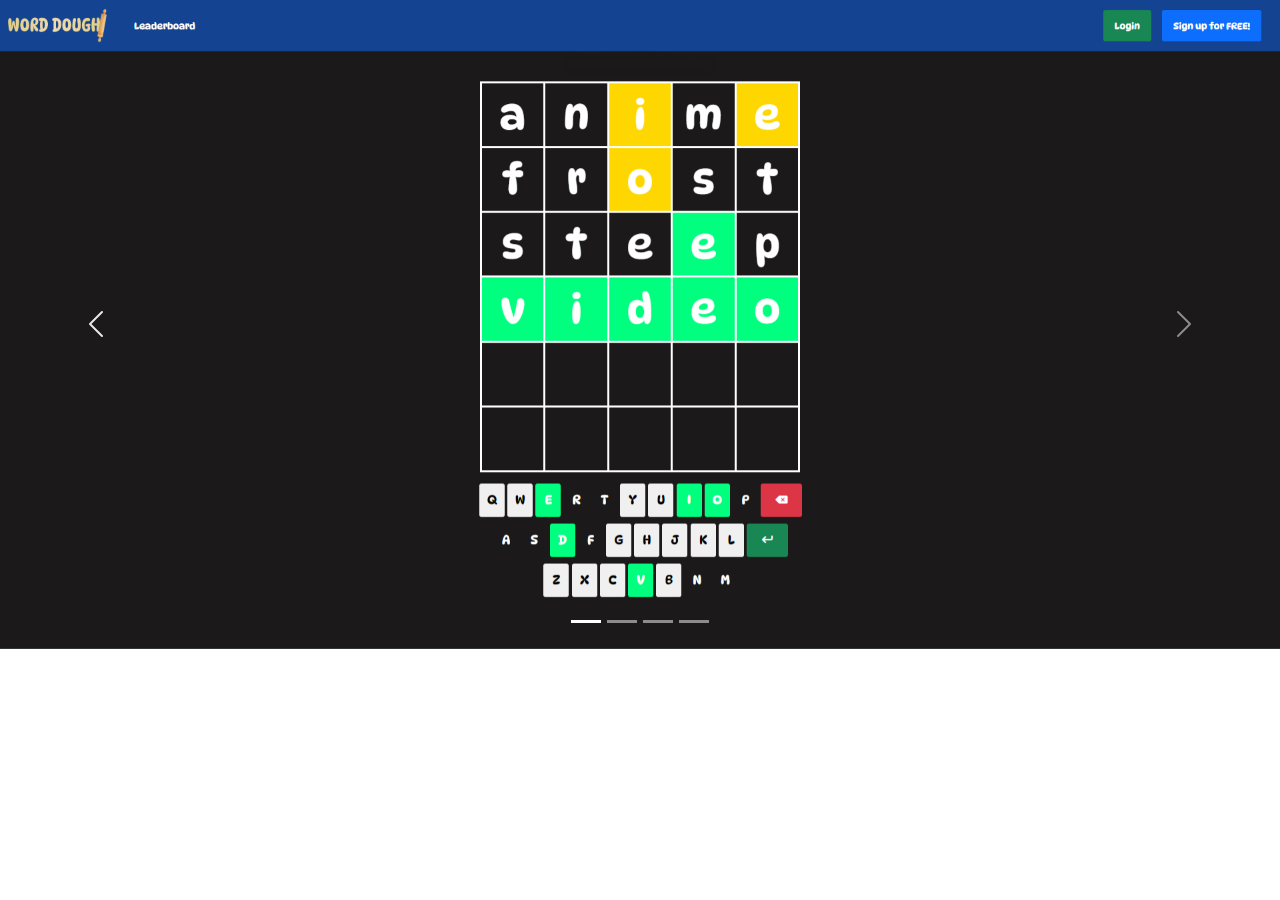
<file: new-carousel.html>
<!DOCTYPE html>
<html lang="en">
<head>
  <title>Bootstrap Example</title>
  <meta charset="utf-8">
  <meta name="viewport" content="width=device-width, initial-scale=1">
  <link href="https://cdn.jsdelivr.net/npm/bootstrap@5.3.2/dist/css/bootstrap.min.css" rel="stylesheet">
  <script src="https://cdn.jsdelivr.net/npm/bootstrap@5.3.2/dist/js/bootstrap.bundle.min.js"></script>
  <style>
    .carousel-inner {
      overflow: hidden;
    }

    .carousel-inner .carousel-item {
      transition: transform 0.6s ease-in-out;
    }
  </style>
</head>
<body>

<!-- Carousel -->
<div id="demo" class="carousel slide" data-bs-ride="carousel">

  <!-- Indicators/dots -->
  <div class="carousel-indicators">
    <button type="button" data-bs-target="#demo" data-bs-slide-to="0" class="active"></button>
    <button type="button" data-bs-target="#demo" data-bs-slide-to="1"></button>
    <button type="button" data-bs-target="#demo" data-bs-slide-to="2"></button>
    <button type="button" data-bs-target="#demo" data-bs-slide-to="3"></button>
  </div>
  
  <!-- The slideshow/carousel -->
  <div class="carousel-inner">
    <div class="carousel-item active">
      <img src="/images/Word-Dough.png" alt="" class="d-block" style="width:100%">
    </div>
    <div class="carousel-item">
      <img src="/images/Leaderboard.png" alt="" class="d-block" style="width:100%">
    </div>
    <div class="carousel-item">
      <img src="/images/Login.png" alt="" class="d-block" style="width:100%">
    </div>
    <div class="carousel-item">
      <img src="/images/Register.png" alt="" class="d-block" style="width:100%">
    </div>
  </div>
  
  <!-- Left and right controls/icons -->
  <button class="carousel-control-prev" type="button" data-bs-target="#demo" data-bs-slide="prev">
    <span class="carousel-control-prev-icon"></span>
  </button>
  <button class="carousel-control-next" type="button" data-bs-target="#demo" data-bs-slide="next">
    <span class="carousel-control-next-icon"></span>
  </button>
</div>

</body>
</html>
</file>
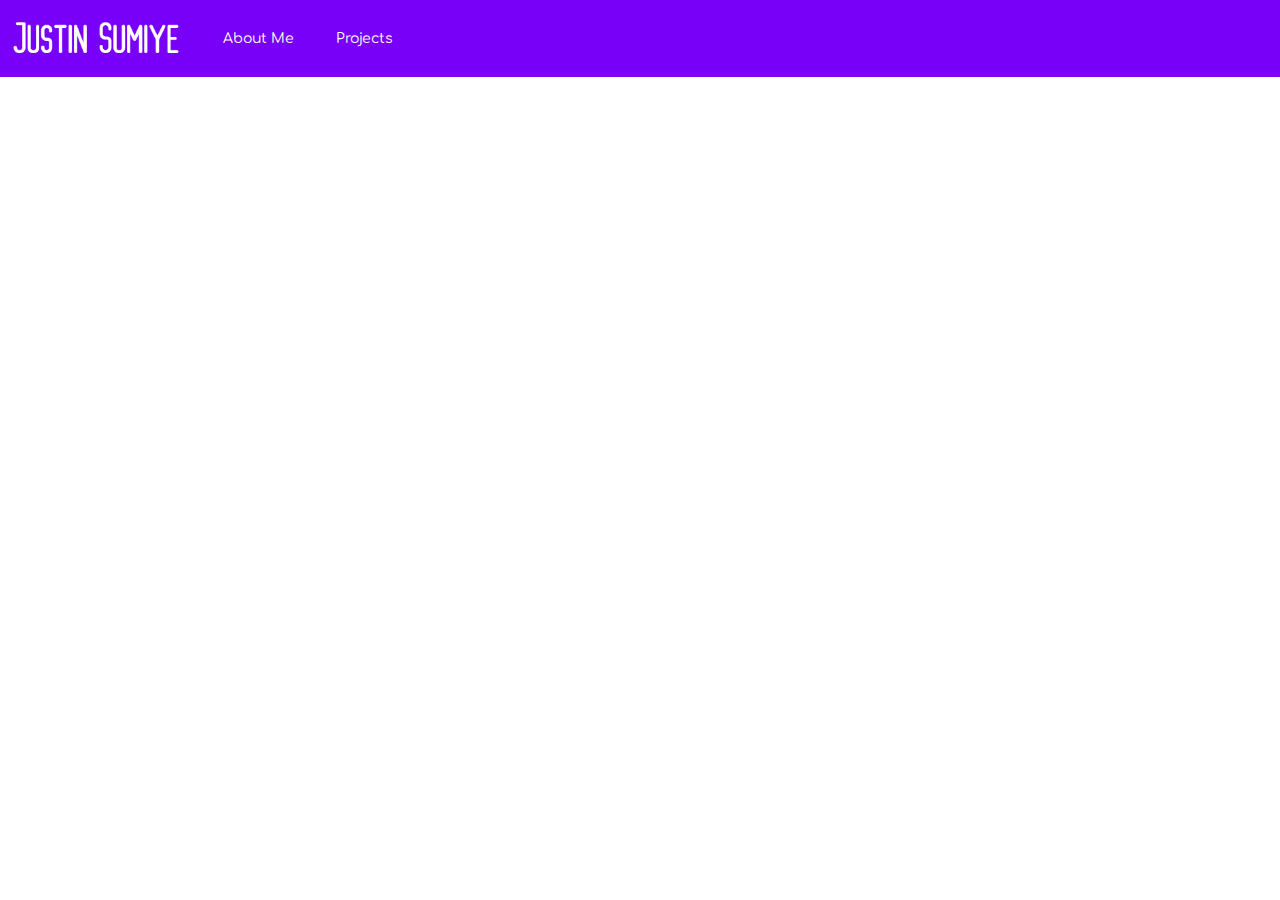
<file: template.html>
<!DOCTYPE html>
<html lang="en">
<head>
    <meta charset="UTF-8">
    <meta name="viewport" content="width=device-width, initial-scale=1.0">
    <title>Justin Sumiye Dev</title>

    <!-- Latest compiled and minified CSS -->
    <link href="https://cdn.jsdelivr.net/npm/bootstrap@5.3.2/dist/css/bootstrap.min.css" rel="stylesheet">
    <!-- Latest compiled JavaScript -->
    <script src="https://cdn.jsdelivr.net/npm/bootstrap@5.3.2/dist/js/bootstrap.bundle.min.js"></script>

    <link rel="preconnect" href="https://fonts.googleapis.com">
    <link rel="preconnect" href="https://fonts.gstatic.com" crossorigin>
    <link href="https://fonts.googleapis.com/css2?family=Comfortaa:wght@500&display=swap" rel="stylesheet">

    <link rel="preconnect" href="https://fonts.googleapis.com">
    <link rel="preconnect" href="https://fonts.gstatic.com" crossorigin>
    <link href="https://fonts.googleapis.com/css2?family=Poppins:wght@300&display=swap" rel="stylesheet">

    <script src="https://ajax.googleapis.com/ajax/libs/jquery/3.7.1/jquery.min.js"></script>

</head>
<body class="comfortaa">
    <style>

        .comfortaa{
            font-family: 'Comfortaa', sans-serif;
        }

       
        .gradient-container {
        position: absolute;
        z-index:-1;
        top: 0;
        left: 0;
        width: 100%;
        height: 100%;
        overflow: hidden;
        }

        .moving-gradient {
        width: 100%;
        height: 100%;
        background: linear-gradient(45deg, #d6ab00, #ff6699, #6600ff, #0099cc);
        background-size: 400% 400%;
        animation: gradientAnimation 20s ease infinite;
        }

        .the-top{
            position: absolute;
            z-index:10;
            top: 0;
            left: 0;
            width: 100%;
            height: 100%;
            overflow:hidden;
        }

        @keyframes gradientAnimation {
        0% {
            background-position: 0% 50%;
        }
        50% {
            background-position: 100% 50%;
        }
        100% {
            background-position: 0% 50%;
        }
        }

        .terminal-container{
            position:absolute;
            z-index: -1;
            top: 100%;
            left: 0;
            width: 100%;
            height: 150%;
            overflow: hidden;
            background-color: #1f1f1f;
        }
        .top-1{
            position:absolute;
            z-index: 10;
            top: 0;
            left: 0;
            width: 100%;
            height: 100%;
            overflow: hidden;
        }
        .top-2{
            position:absolute;
            z-index: 10;
            top: 100%;
            left: 0;
            width: 100%;
            height: 150%;
            overflow: hidden;
            background-color: #1f1f1f;
        }

        .p-skill{
            max-height: 3.5rem;
            width: 10rem;
            border: 1px solid white;
            border-radius: 40px;
            font-weight: bold;
            text-align: center;
            font-size: 2rem;
        }
        .p-skill-long{
            max-height: 3.5rem;
            width: 17rem;
            border: 1px solid white;
            border-radius: 40px;
            font-weight: bold;
            text-align: center;
            font-size: 2rem;
        }
        .h-skill{
            max-height: 7rem;
            width: 25rem;
            border: 1px solid white;
            border-radius: 40px;
            font-weight: bold;
            text-align: center;
            font-size: 2rem;
        }
        

    </style>
    
    <nav class="navbar navbar-expand-sm navbar-dark comfortaa sticky-top" style="background-color: rgb(120, 0, 248);">
        <div class="container-fluid">
            <a class="navbar-brand mt-2 mt-lg-0" href="https://www.practicalsoftware.com/worddough/index.html">
                <img src="/images/jsnavbar.png"style="max-height:51px;"alt="Word Dough Logo"/>
              </a>
          <button class="navbar-toggler" type="button" data-bs-toggle="collapse" data-bs-target="#collapsibleNavbar">
            <span class="navbar-toggler-icon"></span>
          </button>
          <div class="collapse navbar-collapse" id="collapsibleNavbar">
            <div class="navbar-nav me-auto">
              <button class="btn btn-sm ms-2">
                <div class="nav-item">
                  <a class="nav-link text-white" href="https://www.practicalsoftware.com/portfolio/about.html">
                    About Me
                  </a>
                </div>
              </button>
              <button class="btn btn-sm ms-2">
                <div class="nav-item">
                  <a class="nav-link text-white" href="https://www.practicalsoftware.com/portfolio/projects.html">
                    Projects
                  </a>
                </div>
              </button>
            </div>
            <div class="navbar-nav d-flex">
              

            </div>
          </div>
        </div>
      </nav>

      




    <script>
    $(document).ready(function(){

    });
    </script>
</body>
</html>
</file>
